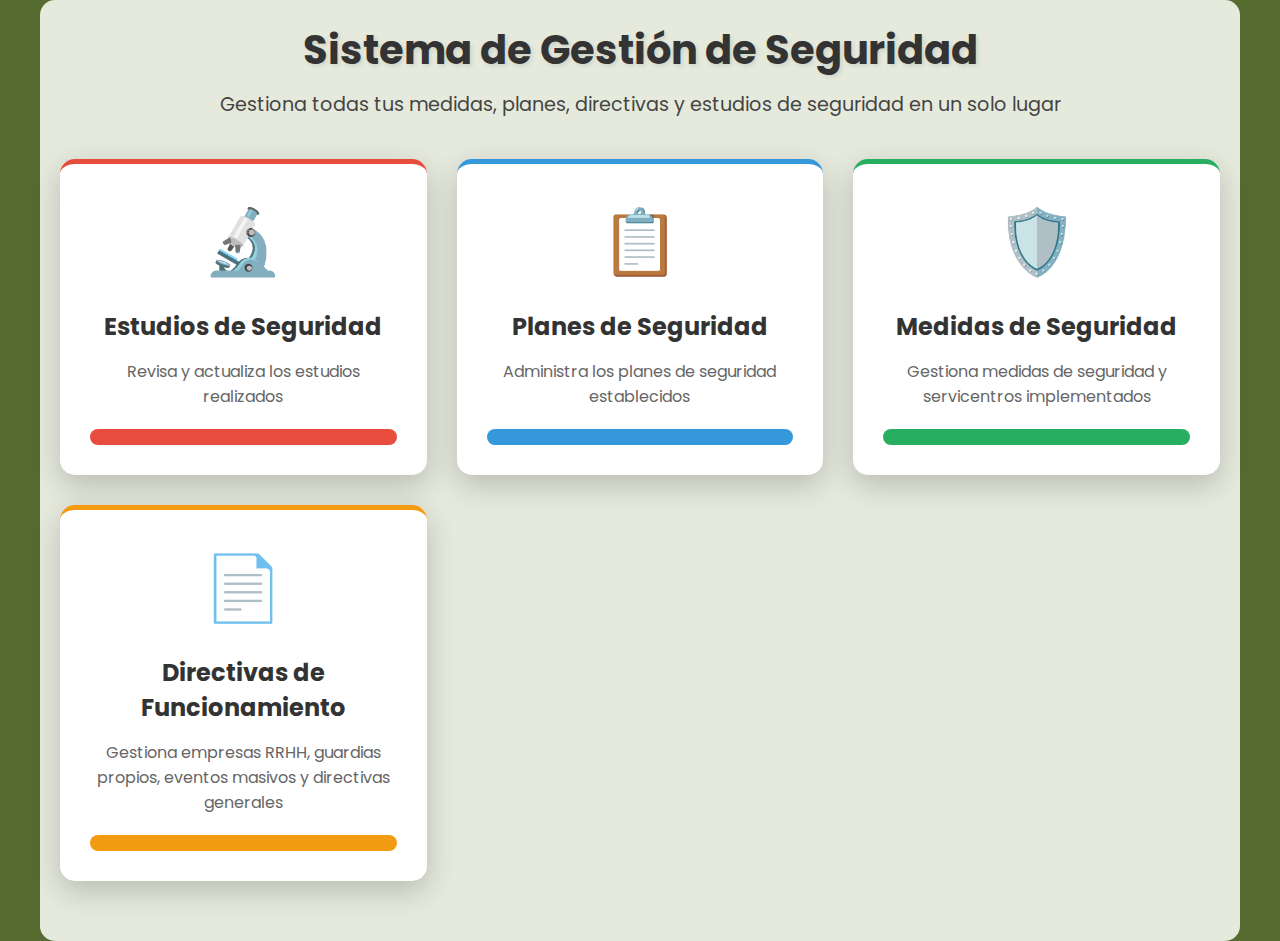
<file: index (33).html>
<!DOCTYPE html>
<html lang="es">
<head>
    <meta charset="UTF-8">
    <meta name="viewport" content="width=device-width, initial-scale=1.0">
    <title>Sistema de Gestión de Seguridad</title>
    <!-- Enlaza el archivo CSS para los estilos de la aplicación -->
    <link rel="stylesheet" href="style.css">
</head>
<body>
    <div class="container">
        <!-- Sección principal de inicio del sistema -->
        <div id="home" class="page active">
            <div class="header">
                <h1>Sistema de Gestión de Seguridad</h1>
                <p>Gestiona todas tus medidas, planes, directivas y estudios de seguridad en un solo lugar</p>
            </div>

            <div class="main-menu">
                <!-- Tarjeta de menú para "Estudios de Seguridad" -->
                <div class="menu-card estudios" onclick="showSection('estudios')">
                    <div class="icon">🔬</div>
                    <h3>Estudios de Seguridad</h3>
                    <p>Revisa y actualiza los estudios realizados</p>
                    <div class="count" id="estudios-count"></div> <!-- El contador se actualizará con JS -->
                </div>

                <!-- Tarjeta de menú para "Planes de Seguridad" -->
                <div class="menu-card planes" onclick="showSection('planes')">
                    <div class="icon">📋</div>
                    <h3>Planes de Seguridad</h3>
                    <p>Administra los planes de seguridad establecidos</p>
                    <div class="count" id="planes-count"></div> <!-- El contador se actualizará con JS -->
                </div>

                <!-- Tarjeta de menú para "Medidas de Seguridad" -->
                <div class="menu-card medidas" onclick="showSection('medidas')">
                    <div class="icon">🛡️</div>
                    <h3>Medidas de Seguridad</h3>
                    <p>Gestiona medidas de seguridad y servicentros implementados</p>
                    <div class="count" id="medidas-count"></div> <!-- El contador se actualizará con JS -->
                </div>

                <!-- Tarjeta de menú para "Directivas de Funcionamiento" -->
                <div class="menu-card directivas" onclick="showSection('directivas')">
                    <div class="icon">📄</div>
                    <h3>Directivas de Funcionamiento</h3>
                    <p>Gestiona empresas RRHH, guardias propios, eventos masivos y directivas generales</p>
                    <div class="count" id="directivas-count"></div> <!-- El contador se actualizará con JS -->
                </div>
            </div>
        </div>

        <!-- Sección "Estudios de Seguridad" -->
        <div id="estudios" class="section estudios">
            <div class="section-header">
                <h2 class="section-title estudios">Estudios de Seguridad</h2>
                <button class="btn estudios" onclick="showHome()">🏠 Volver al Inicio</button>
            </div>

            <div class="section-nav">
                <button class="btn tab-btn active estudios" onclick="showTab('estudios', 'consultar')">📋 Consultar</button>
                <button class="btn tab-btn estudios" onclick="showTab('estudios', 'agregar')">➕ Agregar Nuevo</button>
            </div>

            <div id="estudios-consultar" class="tab-content active">
                <div style="text-align: center; padding: 40px;">
                    <h3 style="color: #e74c3c; margin-bottom: 20px;">📋 Consultar Estudios de Seguridad</h3>
                    <p style="color: #666; margin-bottom: 30px;">Accede a todos los registros de estudios de seguridad realizados</p>
                    <button class="btn estudios" onclick="showRecords('estudios')" style="font-size: 18px; padding: 15px 30px;">
                        📊 Ver Todos los Registros
                    </button>
                </div>
            </div>

            <div id="estudios-records" class="tab-content">
                <div class="section-header">
                    <h3 class="section-title estudios">📋 Lista de Estudios de Seguridad</h3>
                    <button class="btn btn-secondary" onclick="backToConsultar('estudios')">⬅️ Volver</button>
                </div>
                <div class="search-container">
                    <input type="text" class="search-input" placeholder="🔍 Buscar estudios..." 
                           onkeyup="searchData('estudios', this.value)">
                </div>
                <div id="estudios-results"></div>
            </div>

            <div id="estudios-agregar" class="tab-content">
                <form onsubmit="addRecord('estudios', event)">
                    <div class="form-grid">
                        <div class="form-group">
                            <label for="estudio-codigo">Código del Estudio</label>
                            <input type="text" id="estudio-codigo" required>
                        </div>
                        <div class="form-group">
                            <label for="estudio-tipo">Tipo de Estudio</label>
                            <select id="estudio-tipo" required>
                                <option value="">Seleccionar tipo</option>
                                <option value="Análisis de Riesgos">Análisis de Riesgos</option>
                                <option value="Evaluación de Vulnerabilidades">Evaluación de Vulnerabilidades</option>
                                <option value="Auditoría de Seguridad">Auditoría de Seguridad</option>
                                <option value="Impacto Ambiental">Impacto Ambiental</option>
                            </select>
                        </div>
                        <div class="form-group">
                            <label for="estudio-fecha-inicio">Fecha de Inicio</label>
                            <input type="date" id="estudio-fecha-inicio" required>
                        </div>
                        <div class="form-group">
                            <label for="estudio-fecha-fin">Fecha de Finalización</label>
                            <input type="date" id="estudio-fecha-fin">
                        </div>
                    </div>
                    <div class="form-group">
                        <label for="estudio-objeto">Objeto de Estudio</label>
                        <input type="text" id="estudio-objeto" placeholder="¿Qué se está estudiando?" required>
                    </div>
                    <div class="form-group">
                        <label for="estudio-metodologia">Metodología</label>
                        <textarea id="estudio-metodologia" placeholder="Metodología utilizada..." required></textarea>
                    </div>
                    <div class="form-group">
                            <label for="estudio-responsable">Responsable del Estudio</label>
                            <input type="text" id="estudio-responsable" placeholder="Nombre del responsable" required>
                        </div>
                    <button type="submit" class="btn btn-success">💾 Guardar Estudio</button>
                </form>
            </div>
        </div>

        <!-- Sección "Planes de Seguridad" -->
        <div id="planes" class="section planes">
            <div class="section-header">
                <h2 class="section-title planes">Planes de Seguridad</h2>
                <button class="btn planes" onclick="showHome()">🏠 Volver al Inicio</button>
            </div>

            <div class="section-nav">
                <button class="btn tab-btn active planes" onclick="showTab('planes', 'consultar')">📋 Consultar</button>
                <button class="btn tab-btn planes" onclick="showTab('planes', 'agregar')">➕ Agregar Nuevo</button>
            </div>

            <div id="planes-consultar" class="tab-content active">
                <div style="text-align: center; padding: 40px;">
                    <h3 style="color: #3498db; margin-bottom: 20px;">📋 Consultar Planes de Seguridad</h3>
                    <p style="color: #666; margin-bottom: 30px;">Accede a todos los planes de seguridad establecidos</p>
                    <button class="btn planes" onclick="showRecords('planes')" style="font-size: 18px; padding: 15px 30px;">
                        📊 Ver Todos los Registros
                    </button>
                </div>
            </div>

            <div id="planes-records" class="tab-content">
                <div class="section-header">
                    <h3 class="section-title planes">📋 Lista de Planes de Seguridad</h3>
                    <button class="btn btn-secondary" onclick="backToConsultar('planes')">⬅️ Volver</button>
                </div>
                <div class="search-container">
                    <input type="text" class="search-input" placeholder="🔍 Buscar planes de seguridad..." 
                           onkeyup="searchData('planes', this.value)">
                </div>
                <div id="planes-results"></div>
            </div>

            <div id="planes-agregar" class="tab-content">
                <form onsubmit="addRecord('planes', event)">
                    <div class="form-grid">
                        <div class="form-group">
                            <label for="plan-codigo">Código del Plan</label>
                            <input type="text" id="plan-codigo" required>
                        </div>
                        <div class="form-group">
                            <label for="plan-tipo">Tipo de Plan</label>
                            <select id="plan-tipo" required>
                                <option value="">Seleccionar tipo</option>
                                <option value="Emergencia">Emergencia</option>
                                <option value="Contingencia">Contingencia</option>
                                <option value="Evacuación">Evacuación</option>
                                <option value="Recuperación">Recuperación</option>
                            </select>
                        </div>
                        <!-- Nuevo campo para Fecha de Aprobación -->
                        <div class="form-group">
                            <label for="plan-fechaAprobacion">Fecha de Aprobación</label>
                            <input type="date" id="plan-fechaAprobacion" required>
                        </div>
                        <div class="form-group">
                            <label for="plan-revision">Fecha de Revisión</label>
                            <input type="date" id="plan-revision"> <!-- Make revision optional -->
                        </div>
                    </div>
                    <div class="form-group">
                        <label for="plan-objetivo">Objetivo</label>
                        <textarea id="plan-objetivo" placeholder="Objetivo del plan de seguridad..." required></textarea>
                    </div>
                    <div class="form-group">
                        <label for="plan-alcance">Alcance</label>
                        <textarea id="plan-alcance" placeholder="Alcance del plan..." required></textarea>
                    </div>
                    <button type="submit" class="btn btn-success">💾 Guardar Plan</button>
                </form>
            </div>
        </div>

        <!-- Sección "Medidas de Seguridad" -->
        <div id="medidas" class="section medidas">
            <div class="section-header">
                <h2 class="section-title medidas">Medidas de Seguridad</h2>
                <button class="btn medidas" onclick="showHome()">🏠 Volver al Inicio</button>
            </div>

            <div class="section-nav">
                <!-- Mantener las pestañas Consultar y Agregar Nueva -->
                <button class="btn tab-btn active medidas" onclick="showTab('medidas', 'consultar')">📋 Consultar</button>
                <button class="btn tab-btn medidas" onclick="showTab('medidas', 'agregar')">➕ Agregar Nueva</button>
            </div>

            <!-- Esta será la página de inicio para Medidas, con los dos botones de consulta -->
            <div id="medidas-consultar" class="tab-content active">
                <div style="text-align: center; padding: 40px;">
                    <h3 style="color: #27ae60; margin-bottom: 20px;">📋 Opciones de Consulta de Medidas de Seguridad</h3>
                    <p style="color: #666; margin-bottom: 30px;">Selecciona una categoría para ver los registros</p>
                    <div class="medidas-menu-buttons">
                        <!-- El botón "Medidas Generales" ha sido eliminado -->
                        <button class="btn medidas" onclick="showMedidasSubSection('servicentros')" style="font-size: 18px; padding: 15px 30px; margin: 10px;">
                            🏪 Servicentros (<span id="servicentros-count-sub">0</span> registros)
                        </button>
                        <button class="btn medidas" onclick="showMedidasSubSection('sobre-500-uf')" style="font-size: 18px; padding: 15px 30px; margin: 10px;">
                            💰 Sobre 500 UF (<span id="sobre-500-uf-count-sub">0</span> registros)
                        </button>
                    </div>
                </div>
            </div>

            <!-- Contenedor para los registros de Medidas Generales (aún se necesita para el script) -->
            <div id="medidas-records" class="tab-content">
                <div class="section-header">
                    <h3 class="section-title medidas">🛡️ Lista de Medidas de Seguridad Generales</h3>
                    <button class="btn btn-secondary" onclick="backToMedidasConsultar()">⬅️ Volver</button>
                </div>
                <div class="search-container">
                    <input type="text" class="search-input" placeholder="🔍 Buscar medidas generales..." 
                           onkeyup="searchData('medidas', this.value)">
                </div>
                <div id="medidas-results"></div>
            </div>

            <!-- Contenedor para los registros de Servicentros -->
            <div id="medidas-servicentros-records" class="tab-content">
                <div class="section-header">
                    <h3 class="section-title medidas">🏪 Lista de Servicentros de Seguridad</h3>
                    <button class="btn btn-secondary" onclick="backToMedidasConsultar()">⬅️ Volver</button>
                </div>
                <div class="search-container">
                    <input type="text" class="search-input" placeholder="🔍 Buscar servicentros..." 
                           onkeyup="searchData('servicentros', this.value)">
                </div>
                <div id="servicentros-results"></div>
            </div>

            <!-- Nuevo contenedor para los registros de "Sobre 500 UF" -->
            <div id="medidas-sobre-500-uf-records" class="tab-content">
                <div class="section-header">
                    <h3 class="section-title medidas">💰 Lista de Registros Sobre 500 UF</h3>
                    <button class="btn btn-secondary" onclick="backToMedidasConsultar()">⬅️ Volver</button>
                </div>
                <div class="search-container">
                    <input type="text" class="search-input" placeholder="🔍 Buscar registros..." 
                           onkeyup="searchData('sobre-500-uf', this.value)">
                </div>
                <div id="sobre-500-uf-results"></div>
            </div>

            <!-- La pestaña "Agregar Nueva" para medidas generales permanece igual -->
            <div id="medidas-agregar" class="tab-content">
                <form onsubmit="addRecord('medidas-generales', event)"> <!-- Renamed to medidas-generales for clarity on what is added -->
                    <div class="form-grid">
                        <div class="form-group">
                            <label for="medida-codigo">Código de Medida</label>
                            <input type="text" id="medida-codigo" required>
                        </div>
                        <div class="form-group">
                            <label for="medida-categoria">Categoría</label>
                            <select id="medida-categoria" required>
                                <option value="">Seleccionar categoría</option>
                                <option value="Preventiva">Preventiva</option>
                                <option value="Correctiva">Correctiva</option>
                                <option value="Detectiva">Detectiva</option>
                                <option value="Compensatoria">Compensatoria</option>
                            </select>
                        </div>
                        <div class="form-group">
                            <label for="medida-prioridad">Prioridad</label>
                            <select id="medida-prioridad" required>
                                <option value="">Seleccionar prioridad</option>
                                <option value="Alta">Alta</option>
                                <option value="Media">Media</option>
                                <option value="Baja">Baja</option>
                            </select>
                        </div>
                        <div class="form-group">
                            <label for="medida-estado">Estado</label>
                            <select id="medida-estado" required>
                                <option value="">Seleccionar estado</option>
                                <option value="Implementada">Implementada</option>
                                <option value="En proceso">En proceso</option>
                                <option value="Pendiente">Pendiente</option>
                                <option value="Suspendida">Suspendida</option>
                            </select>
                        </div>
                        <div class="form-group">
                            <label for="medida-fechaAprobacion">Fecha de Aprobación</label>
                            <input type="date" id="medida-fechaAprobacion" required>
                        </div>
                    </div>
                    <div class="form-group">
                        <label for="medida-descripcion">Descripción</label>
                        <textarea id="medida-descripcion" placeholder="Describe la medida de seguridad..." required></textarea>
                    </div>
                    <div class="form-group">
                        <label for="medida-responsable">Responsable</label>
                        <input type="text" id="medida-responsable" placeholder="Nombre del responsable" required>
                    </div>
                    <button type="submit" class="btn btn-success">💾 Guardar Medida</button>
                </form>
            </div>
        </div>

        <!-- Sección "Directivas de Funcionamiento" -->
        <div id="directivas" class="section directivas">
            <div class="section-header">
                <h2 class="section-title directivas">Directivas de Funcionamiento</h2>
                <button class="btn directivas" onclick="showHome()">🏠 Volver al Inicio</button>
            </div>

            <div class="section-nav">
                <button class="btn tab-btn active directivas" onclick="showTab('directivas', 'consultar')">📋 Consultar</button>
                <button class="btn tab-btn directivas" onclick="showTab('directivas', 'agregar')">➕ Agregar Nueva</button>
            </div>

            <div id="directivas-consultar" class="tab-content active">
                <div style="padding: 30px;">
                    <div style="text-align: center; margin-bottom: 40px;">
                        <h2 style="color: #f39c12; font-size: 2.2rem; margin-bottom: 20px;">📄 DIRECTIVAS DE FUNCIONAMIENTO</h2>
                    </div>

                    <div style="max-width: 1000px; margin: 0 auto; background: #fff; border-radius: 15px; padding: 30px; box-shadow: 0 4px 12px rgba(0,0,0,0.1);">
                        
                        <!-- EMPRESAS DE RECURSOS HUMANOS -->
                        <div class="directivas-menu-card">
                            <h3 style="color: #f39c12; margin-bottom: 20px; font-size: 1.5rem;">• EMPRESAS DE RECURSOS HUMANOS (300)</h3>
                            <div style="text-align: center; margin-top: 20px;">
                                <button class="btn directivas" onclick="showDirectivasSubSection('empresas-rrhh')" style="font-size: 16px; font-weight: bold;">📋 Ver Lista de 300 Empresas</button>
                            </div>
                        </div>

                        <!-- GUARDIAS PROPIOS -->
                        <div class="directivas-menu-card">
                            <h3 style="color: #f39c12; margin-bottom: 20px; font-size: 1.5rem;">• GUARDIAS PROPIOS (50)</h3>
                            <div style="text-align: center; margin-top: 20px;">
                                <button class="btn directivas" onclick="showDirectivasSubSection('guardias-propios')" style="font-size: 16px; font-weight: bold;">📋 Ver Todos los Registros</button>
                            </div>
                        </div>

                        <!-- EVENTOS MASIVOS -->
                        <div class="directivas-menu-card">
                            <h3 style="color: #f39c12; margin-bottom: 20px; font-size: 1.5rem;">• EVENTOS MASIVOS (50)</h3>
                            <div style="text-align: center; margin-top: 20px;">
                                <button class="btn directivas" onclick="showDirectivasSubSection('eventos-masivos')" style="font-size: 16px; font-weight: bold;">📋 Ver Todos los Registros</button>
                            </div>
                        </div>

                        <!-- DIRECTIVAS GENERALES -->
                        <div class="directivas-menu-card">
                            <h3 style="color: #f39c12; margin-bottom: 20px; font-size: 1.5rem;">• DIRECTIVAS GENERALES (300)</h3>
                            <div style="text-align: center; margin-top: 20px;">
                                <button class="btn directivas" onclick="showDirectivasSubSection('directivas-generales')" style="font-size: 16px; font-weight: bold;">📋 Ver Todos los Registros</button>
                            </div>
                        </div>
                    </div>
                </div>
            </div>

            <!-- Listado de Empresas de Recursos Humanos -->
            <div id="directivas-empresas-rrhh-list" class="tab-content">
                <div class="section-header">
                    <h3 class="section-title directivas" id="empresas-rrhh-list-title">👥 Lista de Empresas de Recursos Humanos</h3>
                    <button class="btn btn-secondary" onclick="backToDirectivasMain()">⬅️ Volver a Directivas</button>
                </div>
                <div class="search-container">
                    <input type="text" class="search-input" placeholder="🔍 Buscar empresas..." onkeyup="searchEmpresasRRHH(this.value)">
                </div>
                <div id="empresas-rrhh-results"></div>
            </div>

            <!-- Listado de Guardias Propios -->
            <div id="directivas-guardias-propios-list" class="tab-content">
                <div class="section-header">
                    <h3 class="section-title directivas" id="guardias-propios-list-title">🛡️ Lista de Guardias Propios</h3>
                    <button class="btn btn-secondary" onclick="backToDirectivasMain()">⬅️ Volver a Directivas</button>
                </div>
                <div class="search-container">
                    <input type="text" class="search-input" placeholder="🔍 Buscar guardias propios..." onkeyup="searchData('guardias-propios', this.value)">
                </div>
                <div id="guardias-propios-results"></div>
            </div>

            <!-- Listado de Eventos Masivos -->
            <div id="directivas-eventos-masivos-list" class="tab-content">
                <div class="section-header">
                    <h3 class="section-title directivas" id="eventos-masivos-list-title">🎉 Lista de Eventos Masivos</h3>
                    <button class="btn btn-secondary" onclick="backToDirectivasMain()">⬅️ Volver a Directivas</button>
                </div>
                <div class="search-container">
                    <input type="text" class="search-input" placeholder="🔍 Buscar eventos masivos..." onkeyup="searchData('eventos-masivos', this.value)">
                </div>
                <div id="eventos-masivos-results"></div>
            </div>

            <!-- Listado de Directivas Generales -->
            <div id="directivas-generales-list" class="tab-content">
                <div class="section-header">
                    <h3 class="section-title directivas" id="directivas-generales-list-title">📄 Lista de Directivas Generales</h3>
                    <button class="btn btn-secondary" onclick="backToDirectivasMain()">⬅️ Volver a Directivas</button>
                </div>
                <div class="search-container">
                    <input type="text" class="search-input" placeholder="🔍 Buscar directivas generales..." onkeyup="searchData('directivas-generales', this.value)">
                </div>
                <div id="directivas-generales-results"></div>
            </div>

            <!-- Nueva sección para el detalle de directivas de una empresa específica -->
            <div id="directivas-empresa-specific-details" class="tab-content">
                <div class="section-header">
                    <h3 class="section-title directivas" id="empresa-specific-details-title"></h3>
                    <button class="btn btn-secondary" onclick="backToEmpresasList()">⬅️ Volver a Empresas RRHH</button>
                </div>
                <div class="search-container">
                    <input type="text" class="search-input" placeholder="🔍 Buscar directivas de esta empresa..." onkeyup="searchCompanySpecificDirectivas(this.value)">
                </div>
                <div id="empresa-specific-details-results">
                    <!-- Los detalles de las directivas se cargarán aquí en formato de tabla -->
                </div>
            </div>

            <!-- Formulario para agregar nuevas directivas (se mantiene) -->
            <div id="directivas-agregar" class="tab-content">
                <form onsubmit="addRecord('directivas', event)">
                    <div class="form-grid">
                        <div class="form-group">
                            <label for="directiva-numero">Número de Directiva</label>
                            <input type="text" id="directiva-numero" required>
                        </div>
                        <div class="form-group">
                            <label for="directiva-area">Área</label>
                            <select id="directiva-area" required>
                                <option value="">Seleccionar área</option>
                                <option value="Operaciones">Operaciones</option>
                                <option value="Mantenimiento">Mantenimiento</option>
                                <option value="Seguridad">Seguridad</option>
                                <option value="Calidad">Calidad</option>
                                <option value="Recursos Humanos">Recursos Humanos</option>
                            </select>
                        </div>
                        <div class="form-group">
                            <label for="directiva-version">Versión</label>
                            <input type="text" id="directiva-version" placeholder="ej: 1.0" required>
                        </div>
                        <div class="form-group">
                            <label for="directiva-fecha">Fecha de Emisión</label>
                            <input type="date" id="directiva-fecha" required>
                        </div>
                    </div>
                    <div class="form-group">
                        <label for="directiva-titulo">Título</label>
                        <input type="text" id="directiva-titulo" placeholder="Título de la directiva" required>
                    </div>
                    <div class="form-group">
                        <label for="directiva-contenido">Contenido</label>
                        <textarea id="directiva-contenido" placeholder="Contenido de la directiva..." required></textarea>
                    </div>
                    <button type="submit" class="btn btn-success">💾 Guardar Directiva</button>
                </form>
            </div>
        </div>
    </div>

    <!-- Modal para mostrar detalles de los registros -->
    <div id="detailModal" class="modal">
        <div class="modal-content">
            <div class="modal-header">
                <h2 class="modal-title" id="modalTitle">Detalles del Registro</h2>
                <span class="close" onclick="closeModal()">&times;</span>
            </div>
            <div id="modalBody" class="detail-grid">
                <!-- El contenido se generará dinámicamente con JavaScript -->
            </div>
        </div>
    </div>

    <!-- Enlaza el archivo JavaScript para la funcionalidad de la aplicación -->
    <script src="script.js"></script>
</body>
</html>
</file>
<file: style.css>
/* Estilos generales para el reinicio y el cuerpo del documento */
@import url('https://fonts.googleapis.com/css2?family=Poppins:wght@400;600;700&display=swap');

* {
    margin: 0;
    padding: 0;
    box-sizing: border-box;
}

body {
    font-family: 'Poppins', sans-serif; /* Cambiado a Poppins */
    background-color: #556b2f; /* Verde oliva oscuro para el fondo del cuerpo */
    min-height: 100vh;
    color: #333;
    writing-mode: horizontal-tb; /* Asegura que el texto se vea horizontal en todos los navegadores */
}

/* Estilos para el contenedor principal de la aplicación */
.container {
    max-width: 1200px;
    margin: 0 auto;
    padding: 20px;
    background-color: #e6eadd; /* Verde oliva claro para el fondo del contêiner */
    min-height: 100vh;
    border-radius: 15px; /* Manter o border-radius para o contêiner */
}

/* Estilos para el encabezado de la página de inicio */
.header {
    text-align: center;
    margin-bottom: 40px;
    color: #333; /* Color de texto ajustado para el nuevo fondo */
}

.header h1 {
    font-size: 2.5rem;
    margin-bottom: 10px;
    text-shadow: 2px 2px 4px rgba(0,0,0,0.1); /* Sombra más suave */
}

.header p {
    font-size: 1.2rem;
    opacity: 0.9;
}

/* Estilos para el menú principal con diseño de cuadrícula responsivo */
.main-menu {
    display: grid;
    grid-template-columns: repeat(auto-fit, minmax(300px, 1fr));
    gap: 30px;
    margin-bottom: 40px;
}

/* Estilos para las tarjetas del menú */
.menu-card {
    background: white;
    border-radius: 15px;
    padding: 30px;
    text-align: center;
    box-shadow: 0 10px 30px rgba(0,0,0,0.2);
    transition: transform 0.3s ease, box-shadow 0.3s ease;
    cursor: pointer;
    border-top: 5px solid;
}

/* Colores de borde superior para cada tipo de tarjeta de menú */
.menu-card.estudios { border-top-color: #e74c3c; }
.menu-card.planes { border-top-color: #3498db; }
.menu-card.medidas { border-top-color: #27ae60; }
.menu-card.directivas { border-top-color: #f39c12; }

/* Efecto hover para las tarjetas del menú */
.menu-card:hover {
    transform: translateY(-5px);
    box-shadow: 0 15px 40px rgba(0,0,0,0.3);
}

/* Estilos para los iconos dentro de las tarjetas del menú */
.menu-card .icon {
    font-size: 4rem;
    margin-bottom: 20px;
}

/* Colores de icono para cada tipo de tarjeta de menú */
.menu-card.estudios .icon { color: #e74c3c; }
.menu-card.planes .icon { color: #3498db; }
.menu-card.medidas .icon { color: #27ae60; }
.menu-card.directivas .icon { color: #f39c12; }

/* Estilos para los títulos y párrafos dentro de las tarjetas */
.menu-card h3 {
    font-size: 1.5rem;
    margin-bottom: 15px;
    color: #333;
}

.menu-card p {
    color: #666;
    margin-bottom: 20px;
}

/* Estilos para el contador de registros en las tarjetas */
.menu-card .count {
    color: white;
    padding: 8px 16px;
    border-radius: 20px;
    font-weight: bold;
}

/* Colores de fondo para el contador de cada tipo de tarjeta */
.menu-card.estudios .count { background: #e74c3c; }
.menu-card.planes .count { background: #3498db; }
.menu-card.medidas .count { background: #27ae60; }
.menu-card.directivas .count { background: #f39c12; }

/* Estilos para las secciones de contenido (ocultas por defecto) */
.section {
    display: none;
    background: white;
    border-radius: 15px;
    padding: 30px;
    box-shadow: 0 10px 30px rgba(0,0,0,0.2);
    border-top: 8px solid;
}

/* Colores de borde superior y degradados de fondo para cada sección */
.section.estudios { border-top-color: #e74c3c; background: linear-gradient(135deg, #ffebee 0%, #ffffff 100%); }
.section.planes { border-top-color: #3498db; background: linear-gradient(135deg, #e3f2fd 0%, #ffffff 100%); }
.section.medidas { border-top-color: #27ae60; background: linear-gradient(135deg, #e8f5e8 0%, #ffffff 100%); }
.section.directivas { border-top-color: #f39c12; background: linear-gradient(135deg, #fff8e1 0%, #ffffff 100%); }

/* Muestra la sección activa */
.section.active {
    display: block;
}

/* Estilos para el encabezado de cada sección */
.section-header {
    display: flex;
    justify-content: space-between;
    align-items: center;
    margin-bottom: 30px;
    padding-bottom: 20px;
    border-bottom: 2px solid #eee;
}

/* Estilos para el título de la sección */
.section-title {
    font-size: 2rem;
    color: #333;
}

/* Colores para el título de cada sección */
.section-title.estudios { color: #e74c3c; }
.section-title.planes { color: #3498db; }
.section-title.medidas { color: #27ae60; }
.section-title.directivas { color: #f39c12; }

/* Estilos generales para los botones */
.btn {
    border: none;
    padding: 12px 24px;
    border-radius: 8px;
    cursor: pointer;
    font-size: 16px;
    transition: all 0.3s ease;
    text-decoration: none;
    display: inline-block;
    color: white;
}

/* Colores de fondo para los botones de cada sección */
.btn.estudios { background: #e74c3c; }
.btn.planes { background: #3498db; }
.btn.medidas { background: #27ae60; }
.btn.directivas { background: #f39c12; }

/* Efecto hover para los botones */
.btn:hover {
    transform: translateY(-2px);
    opacity: 0.9;
}

/* Estilos para botones secundarios y de éxito */
.btn-secondary {
    background: #6c757d;
}

.btn-secondary:hover {
    background: #5a6268;
}

.btn-success {
    background: #28a745;
}

.btn-success:hover {
    background: #218838;
}

/* Estilos para la navegación de pestañas dentro de las secciones */
.section-nav {
    display: flex;
    gap: 20px;
    margin-bottom: 30px;
}

/* Estilos para los botones de pestañas */
.tab-btn {
    background: #f8f9fa !important;
    border: 2px solid #dee2e6;
    color: #495057 !important;
}

/* Estilos para los botones de pestañas activas con colores de sección */
.tab-btn.active.estudios {
    background: #e74c3c !important;
    border-color: #e74c3c;
    color: white !important;
}

.tab-btn.active.planes {
    background: #3498db !important;
    border-color: #3498db;
    color: white !important;
}

.tab-btn.active.medidas {
    background: #27ae60 !important;
    border-color: #27ae60;
    color: white !important;
}

.tab-btn.active.directivas {
    background: #f39c12 !important;
    border-color: #f39c12;
    color: white !important;
}

/* Estilos para grupos de formulario */
.form-group {
    margin-bottom: 20px;
}

.form-group label {
    display: block;
    margin-bottom: 8px;
    font-weight: bold;
    color: #333;
}

/* Estilos para campos de entrada de formulario */
.form-group input,
.form-group textarea,
.form-group select {
    width: 100%;
    padding: 12px;
    border: 2px solid #dee2e6;
    border-radius: 8px;
    font-size: 16px;
    transition: border-color 0.3s ease;
}

/* Estilos de enfoque para campos de formulario */
.form-group input:focus,
.form-group textarea:focus,
.form-group select:focus {
    outline: none;
    border-color: #667eea;
}

/* Estilos para áreas de texto (textareas) */
.form-group textarea {
    height: 100px;
    resize: vertical;
}

/* Estilos para cuadrículas de formularios responsivas */
.form-grid {
    display: grid;
    grid-template-columns: repeat(auto-fit, minmax(300px, 1fr));
    gap: 20px;
}

/* Estilos para el contenedor de búsqueda */
.search-container {
    margin-bottom: 30px;
}

.search-input {
    width: 100%; /* Asegura que el input ocupe todo el ancho disponible */
    max-width: 500px;
    padding: 12px 20px;
    border: 2px solid #dee2e6;
    border-radius: 25px;
    font-size: 16px;
}

/* Estilos para las tablas de datos */
.data-table {
    width: 100%;
    border-collapse: collapse;
    margin-top: 20px;
    background: white;
    border-radius: 8px;
    overflow-x: auto; /* Permite el scroll horizontal si el contenido es demasiado ancho */
    box-shadow: 0 4px 12px rgba(0,0,0,0.1);
    margin-left: auto;
    margin-right: auto;
    table-layout: fixed; /* Por defecto, fijo para escritorio */
}

.data-table th,
.data-table td {
    padding: 15px;
    text-align: left;
    border-bottom: 1px solid #eee;
    vertical-align: middle;
    font-size: 0.9em;
    white-space: normal; /* Permite que el texto se envuelva por defecto en escritorio */
    overflow: visible;
    text-overflow: clip;
    word-break: break-word;
    word-wrap: break-word;
    writing-mode: horizontal-tb;
}

/* Estilos para la primera columna (códigos/IDs/números) */
.data-table th:first-child,
.data-table td:first-child {
    width: 100px; /* Ancho fijo para la primera columna en escritorio */
    min-width: 80px;
}

.data-table th {
    background: #f8f9fa;
    font-weight: bold;
    color: #333;
}

/* Efecto hover para las filas de la tabla */
.data-table tr {
    cursor: pointer;
    transition: background 0.3s ease;
}

.data-table tr:hover {
    background: #f8f9fa;
}

/* Mensaje cuando no hay datos */
.no-data {
    text-align: center;
    padding: 40px;
    color: #666;
    font-style: italic;
}

/* Contenido de pestaña (oculto por defecto) */
.tab-content {
    display: none;
}

/* Muestra el contenido de la pestaña activa */
.tab-content.active {
    display: block;
}

/* Estilos para mensajes de alerta */
.alert {
    padding: 15px;
    margin-bottom: 20px;
    border-radius: 8px;
    font-weight: bold;
}

/* Colores para alertas de éxito y error */
.alert-success {
    background: #d4edda;
    color: #155724;
    border: 1px solid #c3e6cb;
}

.alert-error {
    background: #f8d7da;
    color: #721c24;
    border: 1px solid #f5c6cb;
}

/* Estilos para el modal de detalles */
.modal {
    display: none; /* Oculto por defecto */
    position: fixed;
    z-index: 1000; /* Asegura que esté por encima de otros elementos */
    left: 0;
    top: 0;
    width: 100%;
    height: 100%;
    background-color: rgba(0,0,0,0.5); /* Fondo semitransparente */
}

.modal-content {
    background-color: white;
    margin: 5% auto; /* Centrado en la pantalla */
    padding: 30px;
    border-radius: 15px;
    width: 90%;
    max-width: 800px; /* Ancho máximo para pantallas grandes */
    max-height: 80vh;
    overflow-y: auto; /* Permite desplazamiento si el contenido es largo */
    position: relative;
}

.modal-header {
    display: flex;
    justify-content: space-between;
    align-items: center;
    margin-bottom: 25px;
    padding-bottom: 15px;
    border-bottom: 2px solid #eee;
}

.modal-title {
    font-size: 1.8rem;
    font-weight: bold;
}

.close {
    font-size: 28px;
    font-weight: bold;
    cursor: pointer;
    color: #aaa;
}

.close:hover {
    color: #000;
}

/* Cuadrícula para los elementos de detalle dentro del modal */
.detail-grid {
    display: grid;
    grid-template-columns: repeat(auto-fit, minmax(250px, 1fr));
    gap: 20px;
    font-size: 0.9em; /* Tamaño de letra más pequeño en el modal también */
}

/* Estilos para cada elemento de detalle en el modal */
.detail-item {
    background: #f8f9fa;
    padding: 15px;
    border-radius: 8px;
    border-left: 4px solid; /* Borde izquierdo para indicar la sección */
}

/* Colores de borde izquierdo para los detalles según la sección */
.detail-item.estudios { border-left-color: #e74c3c; }
.detail-item.planes { border-left-color: #3498db; }
.detail-item.medidas { border-left-color: #27ae60; }
.detail-item.servicentros { border-left-color: #27ae60; }
.detail-item.directivas { border-left-color: #f39c12; }
.detail-item.empresas-rrhh { border-left-color: #f39c12; }
.detail-item.guardias-propios { border-left-color: #f39c12; }
.detail-item.eventos-masivos { border-left-color: #f39c12; }
.detail-item.directivas-generales { border-left-color: #f39c12; }
.detail-item.sobre-500-uf { border-left-color: #27ae60; } /* Nuevo estilo para Sobre 500 UF */

.detail-label {
    font-weight: bold;
    color: #666;
    font-size: 0.9rem;
    margin-bottom: 5px;
}

.detail-value {
    font-size: 1.1rem;
    color: #333;
}

/* Nuevos estilos para las tarjetas de menú dentro de Directivas */
.directivas-menu-card {
    margin-bottom: 40px;
    padding: 25px;
    background: #fff8e1;
    border-left: 6px solid #f39c12;
    border-radius: 8px;
    text-align: center; /* Centra el contenido */
}

.directivas-menu-card h3 {
    font-size: 1.5rem;
    margin-bottom: 20px;
}

.directivas-menu-card .btn {
    margin-top: 20px; /* Espacio superior para el botón */
}

/* Contenedor para los botones dentro de la sección de Medidas (ANTIGUO - AHORA OCULTO) */
.medidas-menu-buttons {
    display: none !important; /* Ocultar el contenedor de botones antiguo */
}

/* Estilos para el estado de vigencia y aprobación */
.status-vigente {
    background-color: #28a745; /* Verde */
    color: white;
    padding: 5px 10px;
    border-radius: 5px;
    font-weight: bold;
    display: inline-block; /* Para que el padding y background funcionen correctamente */
}

.status-vencido {
    background-color: #dc3545; /* Rojo */
    color: white;
    padding: 5px 10px;
    border-radius: 5px;
    font-weight: bold;
    display: inline-block; /* Para que el padding y background funcionen correctamente */
}

/* Estilo específico para el texto "Aprobado" y "Rechazado" en la tabla de Eventos Masivos */
.eventos-masivos-table .status-vigente,
.eventos-masivos-table .status-vencido {
    font-size: 0.7em; /* Tamaño de letra más pequeño */
    padding: 3px 8px; /* Ajustar padding para el tamaño más pequeño */
}

/* ========================================
   ESTILOS PARA LOS 3 CUADROS DE DIRECTIVAS
   ======================================== */

/* Contenedor principal de las directivas */
.directivas-container {
    display: grid;
    grid-template-columns: 1fr;
    gap: 25px;
    padding: 20px;
    max-width: 900px;
    margin: 0 auto;
}

/* Estilos base para cada cuadro individual */
.directiva-box {
    background: white;
    border-radius: 20px;
    padding: 25px;
    box-shadow: 0 4px 15px rgba(0,0,0,0.1);
    border-left: 5px solid #f39c12;
    text-align: center;
    transition: transform 0.3s ease, box-shadow 0.3s ease;
    width: 100%;
    box-sizing: border-box;
}

/* Efecto hover para los cuadros */
.directiva-box:hover {
    transform: translateY(-3px);
    box-shadow: 0 6px 20px rgba(0,0,0,0.15);
}

/* Título de cada cuadro */
.directiva-box-title {
    color: #f39c12;
    font-size: 1.4rem;
    font-weight: bold;
    margin-bottom: 10px;
    line-height: 1.3;
}

/* Contador de registros */
.directiva-box-count {
    color: #666;
    font-size: 1rem;
    margin-bottom: 20px;
    font-weight: 500;
}

/* Contenedor del contenido del cuadro */
.directiva-box-content {
    display: flex;
    justify-content: center;
    align-items: center;
}

/* Botón dentro de cada cuadro */
.directiva-box-btn {
    padding: 10px 24px;
    font-size: 0.9rem;
    font-weight: bold;
    border-radius: 20px;
    transition: all 0.3s ease;
    min-width: 180px;
    max-width: 220px;
}

/* Colores específicos para cada cuadro */
.empresas-rrhh-box {
    border-left-color: #3498db;
}

.empresas-rrhh-box .directiva-box-title {
    color: #3498db;
}

.empresas-rrhh-box .directiva-box-btn {
    background: #3498db;
}

.guardias-propios-box {
    border-left-color: #27ae60;
}

.guardias-propios-box .directiva-box-title {
    color: #27ae60;
}

.guardias-propios-box .directiva-box-btn {
    background: #27ae60;
}

.eventos-masivos-box {
    border-left-color: #e74c3c;
}

.eventos-masivos-box .directiva-box-title {
    color: #e74c3c;
}

.eventos-masivos-box .directiva-box-btn {
    background: #e74c3c;
}

/* ========================================
   ESTILOS PARA LOS 2 CUADROS DE MEDIDAS DE SEGURIDAD
   ======================================== */

/* Contenedor principal de las medidas */
.medidas-container {
    display: grid;
    grid-template-columns: 1fr;
    gap: 25px;
    padding: 20px;
    max-width: 900px;
    margin: 0 auto;
}

/* Estilos base para cada cuadro individual de medidas */
.medida-box {
    background: white;
    border-radius: 20px;
    padding: 25px;
    box-shadow: 0 4px 15px rgba(0,0,0,0.1);
    border-left: 5px solid #27ae60;
    text-align: center;
    transition: transform 0.3s ease, box-shadow 0.3s ease;
    width: 100%;
    box-sizing: border-box;
}

/* Efecto hover para los cuadros de medidas */
.medida-box:hover {
    transform: translateY(-3px);
    box-shadow: 0 6px 20px rgba(0,0,0,0.15);
}

/* Título de cada cuadro de medidas */
.medida-box-title {
    color: #27ae60;
    font-size: 1.4rem;
    font-weight: bold;
    margin-bottom: 10px;
    line-height: 1.3;
}

/* Contador de registros en medidas */
.medida-box-count {
    color: #666;
    font-size: 1rem;
    margin-bottom: 20px;
    font-weight: 500;
}

/* Contenedor del contenido del cuadro de medidas */
.medida-box-content {
    display: flex;
    justify-content: center;
    align-items: center;
}

/* Botón dentro de cada cuadro de medidas */
.medida-box-btn {
    padding: 10px 24px;
    font-size: 0.9rem;
    font-weight: bold;
    border-radius: 20px;
    transition: all 0.3s ease;
    min-width: 180px;
    max-width: 220px;
}

/* Colores específicos para cada cuadro de medidas */
.servicentros-box {
    border-left-color: #16a085;
}

.servicentros-box .medida-box-title {
    color: #16a085;
}

.servicentros-box .medida-box-btn {
    background: #16a085;
}

.sobre-500-uf-box {
    border-left-color: #f39c12;
}

.sobre-500-uf-box .medida-box-title {
    color: #f39c12;
}

.sobre-500-uf-box .medida-box-btn {
    background: #f39c12;
}

/* Media queries para responsividad en dispositivos móviles */
@media (max-width: 768px) {
    /* Asegurarse de que el body no tenga padding o margin extra */
    body {
        padding: 0 !important;
        margin: 0 !important;
        overflow-x: hidden; /* Evita el scroll horizontal en el body */
    }

    /* Ajustes para el contenedor principal de la aplicación en móvil */
    .container {
        padding: 0px; /* Elimina el padding para que el contenido ocupe todo el ancho */
        max-width: 100%; /* Asegura que no tenga un ancho máximo en móvil */
        width: 100%; /* Asegura que ocupe todo el ancho disponible */
    }

    /* Ajustes para el título principal de la página de inicio */
    .header h1 {
        font-size: 1.8rem; /* Título principal más pequeño en móvil */
    }

    /* Ajustes para el subtítulo del encabezado de la página de inicio */
    .header p {
        font-size: 1rem; /* Subtítulo del encabezado más pequeño en móvil */
    }

    /* Ajustes para las tarjetas del menú principal */
    .main-menu {
        grid-template-columns: 1fr; /* Una columna para que ocupen todo el ancho */
        gap: 20px; /* Reduce el espacio entre tarjetas */
    }

    /* Ajustes para el padding de las tarjetas de menú en pantallas pequeñas */
    .menu-card {
        padding: 20px;
    }

    /* Ajustes para los iconos dentro de las tarjetas del menú */
    .menu-card .icon {
        font-size: 3rem; /* Iconos más pequeños */
        margin-bottom: 15px;
    }

    /* Ajustes para los títulos y párrafos dentro de las tarjetas del menú */
    .menu-card h3 {
        font-size: 1.2rem; /* Títulos de tarjeta más pequeños */
        margin-bottom: 10px;
    }

    .menu-card p {
        font-size: 0.9rem; /* Párrafos de tarjeta más pequeños */
        margin-bottom: 15px;
    }

    /* Ajustes para el contador de registros en las tarjetas */
    .menu-card .count {
        padding: 6px 12px;
        font-size: 0.8rem;
    }

    .form-grid {
        grid-template-columns: 1fr; /* Una columna en pantallas pequeñas */
    }
    
    .section-header {
        flex-direction: column;
        gap: 20px;
        text-align: center;
    }

    /* Ajustes para el título de la sección (resto de secciones) */
    .section-title {
        font-size: 1.6rem; /* Títulos de sección más pequeños en móvil */
    }

    .section-nav {
        flex-direction: column;
    }

    /* Ajustes para los botones generales y de pestaña */
    .btn, .tab-btn {
        padding: 10px 20px; /* Reduce el padding de los botones */
        font-size: 14px; /* Reduce el tamaño de fuente de los botones */
    }

    .modal-content {
        margin: 10% auto;
        width: 95%;
        padding: 20px;
    }

    /* Optimización para el campo de búsqueda en móvil */
    .search-container {
        display: flex;
        flex-direction: column;
        gap: 10px;
        align-items: stretch;
    }

    .search-input {
        width: 100%; /* Asegura que el input de búsqueda ocupe todo el ancho disponible */
        max-width: none; /* Elimina el límite de ancho máximo en móvil */
    }
    
    /* Ajustes para el botón de búsqueda */
    .search-container .btn {
        width: 100%; /* El botón de búsqueda también ocupa todo el ancho */
        margin-top: 0; /* Elimina márgenes extra si los hay */
    }

    /* Optimización específica para tablas en móviles */
    .data-table {
        table-layout: auto; /* Permite que el ancho de las columnas se ajuste al contenido */
        min-width: 100%; /* Asegura que la tabla no se encoja menos que el ancho del viewport */
    }

    .data-table th,
    .data-table td {
        padding: 8px; /* Reduce el padding para más espacio de contenido */
        font-size: 0.8em; /* Reduce el tamaño de la fuente para mejor ajuste */
        white-space: nowrap; /* Impide que el texto se envuelva */
        overflow: hidden; /* Oculta el texto que se desborda */
        text-overflow: ellipsis; /* Muestra puntos suspensivos */
        word-break: normal; /* Desactivar la rotura de palabras si el texto no se envuelve */
        writing-mode: horizontal-tb !important; /* Fuerza que el texto en las celdas se vea horizontal */
    }

    /* Eliminar ancho fijo en la primera columna para que se ajuste dinámicamente */
    .data-table th:first-child,
    .data-table td:first-child {
        width: auto; 
        min-width: unset; /* Elimina el min-width para mayor flexibilidad */
    }
    
    /* Asegurar que el texto dentro de las tarjetas de menú y encabezados se ajuste correctamente */
    .menu-card h3,
    .menu-card p,
    .header h1,
    .menu-card p,
    .section-title {
        white-space: normal !important; /* Permite que el texto se envuelva */
        word-break: break-word !important; /* Asegura que palabras largas se rompan */
        writing-mode: horizontal-tb !important;
    }

    /* ========================================
       ESTILOS MÓVIL PARA DIRECTIVAS (3 CUADROS)
       ======================================== */
    
    /* Contenedor de directivas en móvil */
    .directivas-container {
        padding: 15px;
        gap: 20px;
        margin: 0;
    }
    
    /* Cuadros de directivas en móvil */
    .directiva-box {
        padding: 20px 15px;
    }
    
    .directiva-box-title {
        font-size: 1.1rem;
        margin-bottom: 8px;
    }
    
    .directiva-box-count {
        font-size: 0.9rem;
        margin-bottom: 15px;
    }
    
    .directiva-box-btn {
        padding: 10px 20px;
        font-size: 0.85rem;
        width: auto;
        min-width: 140px;
        max-width: 180px;
        border-radius: 18px;
    }
    
    /* Sección directivas sin padding extra */
    .section.directivas {
        padding: 5px !important;
    }

    /* ========================================
       ESTILOS MÓVIL PARA MEDIDAS (2 CUADROS)
       ======================================== */
    
    /* Contenedor de medidas en móvil */
    .medidas-container {
        padding: 15px;
        gap: 20px;
        margin: 0;
    }
    
    /* Cuadros de medidas en móvil */
    .medida-box {
        padding: 20px 15px;
    }
    
    .medida-box-title {
        font-size: 1.1rem;
        margin-bottom: 8px;
    }
    
    .medida-box-count {
        font-size: 0.9rem;
        margin-bottom: 15px;
    }
    
.medida-box-btn {
        padding: 10px 20px;
        font-size: 0.85rem;
        width: auto;
        min-width: 140px;
        max-width: 180px;
        border-radius: 18px;
    }
    
    /* Sección medidas sin padding extra */
    .section.medidas {
        padding: 5px !important;
    }
    
    /* Texto en general ajustado para móvil */
    .directiva-box h3,
    .directiva-box p,
    .medida-box h3,
    .medida-box p,
    .section-title {
        white-space: normal !important;
        word-break: break-word !important;
        writing-mode: horizontal-tb !important;
    }
}
/* ======================================
   BOTONES DE ESTADO UNIFORMES
   ====================================== */

.status-vigente,
.status-vencido,
.status-aprobado,
.status-rechazado {
    display: inline-block;
    font-size: 0.75rem;
    padding: 6px 12px;
    border-radius: 20px;
    font-weight: bold;
    text-align: center;
    min-width: 90px;
    line-height: 1.4;
    color: white;
}

/* Colores individuales para cada estado */
.status-vigente {
    background-color: #28a745; /* Verde - Vigente */
}

.status-vencido {
    background-color: #dc3545; /* Rojo - Vencido */
}

.status-aprobado {
    background-color: #007bff; /* Azul - Aprobado */
}

.status-rechazado {
    background-color: #6c757d; /* Gris oscuro - Rechazado */
}

/* Nuevas clases para los colores de servicentros */
.brand-copec {
    background-color: #0033a0; /* Azul Copec */
    color: white;
    padding: 5px 10px;
    border-radius: 5px;
    font-weight: bold;
}

.brand-petrobras, .brand-aramco {
    background-color: #007a33; /* Verde Petrobras/Aramco */
    color: white;
    padding: 5px 10px;
    border-radius: 5px;
    font-weight: bold;
}

.brand-shell {
    background-color: #ffcc00; /* Amarillo Shell */
    color: #333; /* Letras oscuras para contraste */
    padding: 5px 10px;
    border-radius: 5px;
    font-weight: bold;
}
</file>
